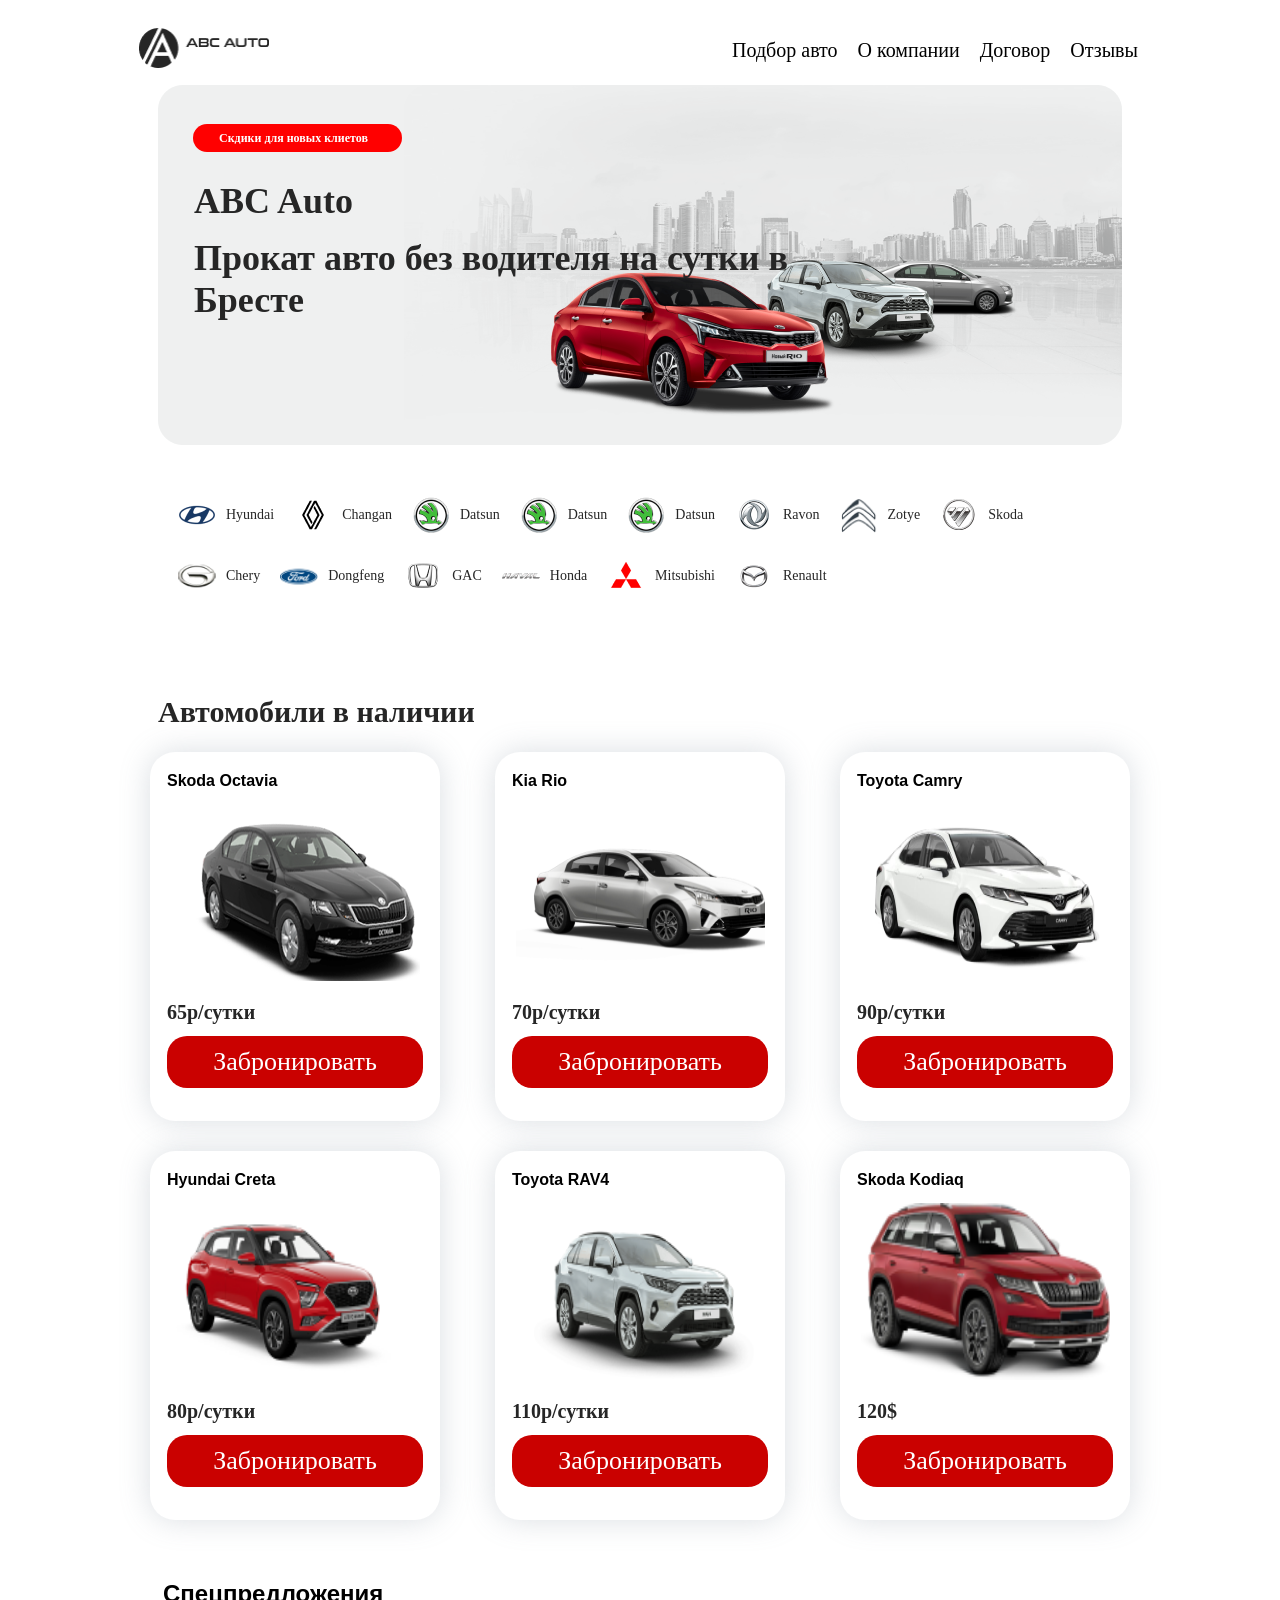
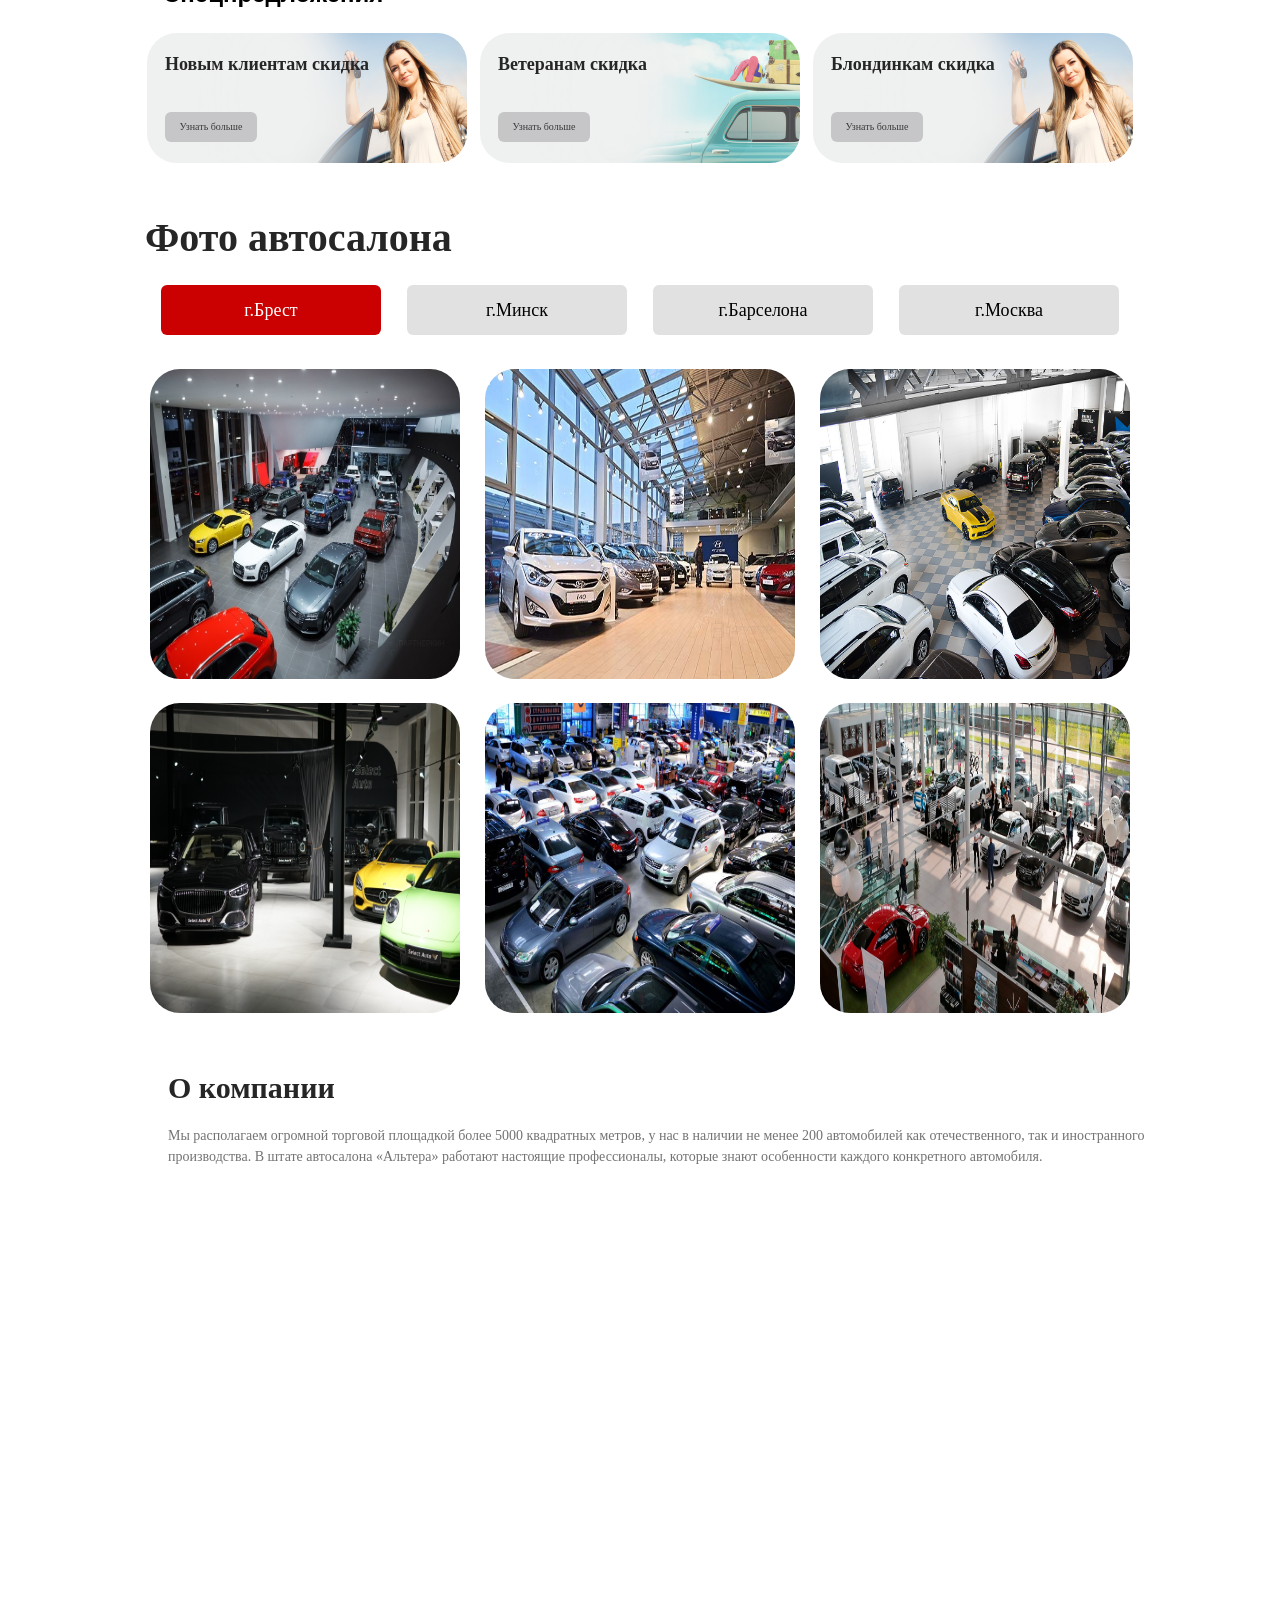
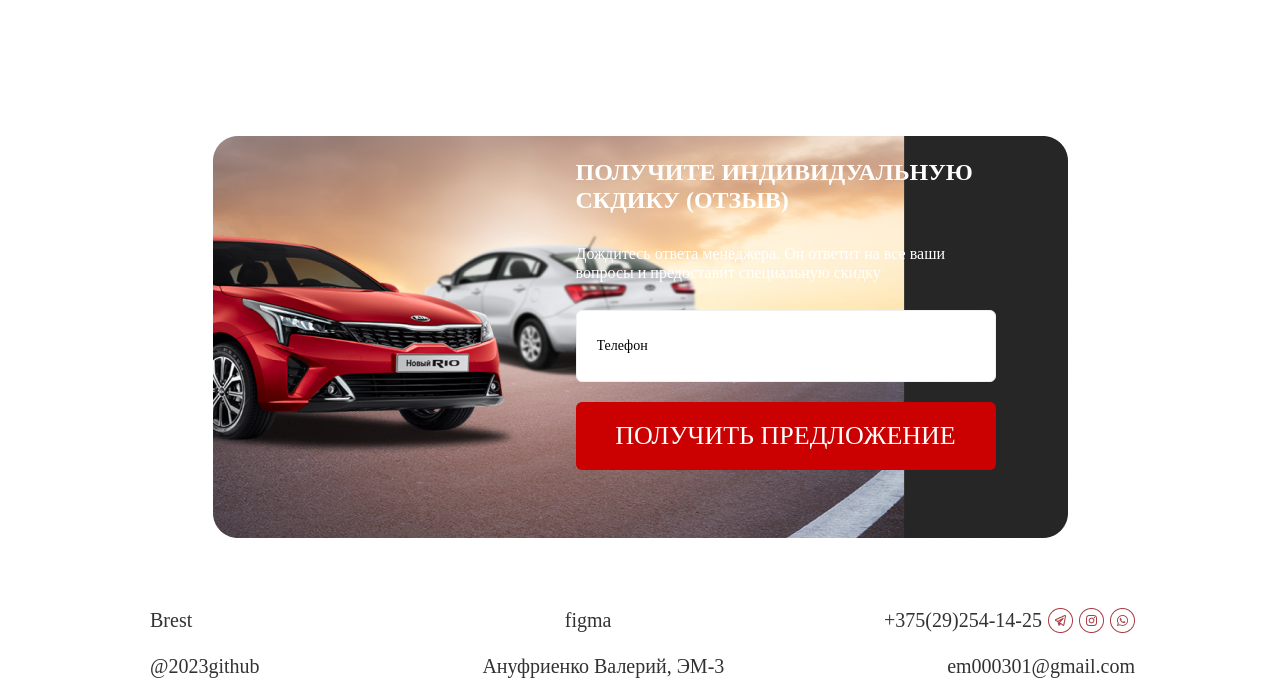
<file: index.html>
<!DOCTYPE html>
<html lang="ru">

<head>
    <meta charset="UTF-8">
    <meta name="viewport" content="width=device-width, initial-scale=1.0">
    <meta name="keywords" content="Car rent">
    <meta name="description" content="Car rent">
    <link rel="stylesheet" href="./scss/style.css">
    <!-- <link rel="stylesheet" href="./styles/style.css">
    <link rel="stylesheet" href="./styles/styles.css"> -->
    <script src="./js/burger.js" defer></script>
    <script src="./js/tabs.js" defer></script>
    <title>Treplast</title>
</head>

<body class="page">
    <header class="header">
        <div class="header__width page__container">
            <img class="header__logo" src="./img/Union.png" alt="Логотип">
            <nav class="nav active__nav">
                <ul class="header__links">
                    <li class="header__link"><a href="./index.html" class="header__link-item">Подбор авто</a></li>
                    <li class="header__link"><a href="./calc.html" class="header__link-item">О компании</a></li>
                    <li class="header__link"><a href="#" class="header__link-item">Договор</a></li>
                    <li class="header__link"><a href="#" class="header__link-item">Отзывы</a></li>
                </ul>
            </nav>
            <div class="burger">
                <span></span>
            </div>
        </div>
    </header>
    <section class="cover page__container">
        <div class="cover__img">
            <p class="cover__text">Скдики для новых клиетов</p>
            <h1 class="cover__title">ABC Auto</h1>
            <p class="cover__subtitle">Прокат авто без водителя на сутки в Бресте</p>
        </div>
    </section>
    <section class="cars page__container">
        <div class="car">
            <div class="car__container">
                <img class="car__img" src="./img/1.png" alt="">
                <p class="car__text">Hyundai</p>
            </div>
            <div class="car__container">
                <img class="car__img" src="./img/2.png" alt="./img/1.png">
                <p class="car__text">Changan</p>
            </div>
            <div class="car__container">
                <img class="car__img" src="./img/3.png" alt="./img/1.png">
                <p class="car__text">Datsun</p>
                </div>
                <div class="car__container">
                    <img class="car__img" src="./img/3.png" alt="./img/1.png">
                    <p class="car__text">Datsun</p>
                </div>
                <div class="car__container">
                    <img class="car__img" src="./img/3.png" alt="./img/1.png">
                    <p class="car__text">Datsun</p>
                </div>
                <div class="car__container">
                    <img class="car__img" src="./img/7.png" alt="./img/1.png">
                    <p class="car__text">Ravon</p>
                </div>
                <div class="car__container">
                    <img class="car__img" src="./img/8.png" alt="./img/1.png">
                    <p class="car__text">Zotye</p>
                </div>
                <div class="car__container">
                    <img class="car__img" src="./img/9.png" alt="./img/1.png">
                    <p class="car__text">Skoda</p>
                </div>
                <div class="car__container">
                    <img class="car__img" src="./img/10.png" alt="./img/1.png">
                    <p class="car__text">Chery</p>
                </div>
                <div class="car__container">
                    <img class="car__img" src="./img/11.png" alt="./img/1.png">
                    <p class="car__text">Dongfeng</p>
                </div>
                <div class="car__container">
                    <img class="car__img" src="./img/12.png" alt="./img/1.png">
                    <p class="car__text">GAC</p>
                </div>
                <div class="car__container">
                    <img class="car__img" src="./img/13.png" alt="./img/1.png">
                    <p class="car__text">Honda</p>
                </div>
                <div class="car__container">
                    <img class="car__img" src="./img/14.png" alt="./img/1.png">
                    <p class="car__text">Mitsubishi</p>
                </div>
                <div class="car__container">
                    <img class="car__img" src="./img/15.png" alt="./img/1.png">
                    <p class="car__text">Renault</p>
                </div>
            </div>
    </section>
    <section class="price page__container">
        <h2 class="price__title">Автомобили в наличии</h2>
        <ul class="price__cards">
            <li class="price__card">
                <h4 class="price__subtitle">Skoda Octavia </h4>
                <img class="price__img" src="./img/octa.png" alt="картинка">
                <p class="price__value">65р/сутки</p>
                <button class="price__button page__button" type="button">Забронировать</button>
            </li>
            <li class="price__card">
                <h4 class="price__subtitle">Kia Rio</h4>
                <img class="price__img" src="./img/kia.png" alt="картинка">
                <p class="price__value">70р/сутки</p>
                <button class="price__button page__button" type="button">Забронировать</button>
            </li>
            <li class="price__card">
                <h4 class="price__subtitle">Toyota Camry</h4>
                <img class="price__img" src="./img/cam.png" alt="картинка">
                <p class="price__value">90р/сутки</p>
                <button class="price__button page__button" type="button">Забронировать</button>
            </li>
            <li class="price__card">
                <h4 class="price__subtitle">Hyundai Creta</h4>
                <img class="price__img" src="./img/kreta.png" alt="картинка">
                <p class="price__value">80р/сутки</p>
                <button class="price__button page__button" type="button">Забронировать</button>
            </li>
            <li class="price__card">
                <h4 class="price__subtitle">Toyota RAV4 </h4>
                <img class="price__img" src="./img/t.png" alt="картинка">
                <p class="price__value">110р/сутки</p>
                <button class="price__button page__button" type="button">Забронировать</button>
            </li>
            <li class="price__card">
                <h4 class="price__subtitle">Skoda Kodiaq</h4>
                <img class="price__img" src="./img/skoda.png" alt="картинка">
                <p class="price__value">120$</p>
                <button class="price__button page__button" type="button">Забронировать</button>
            </li>
        </ul>
    </section>
    <section class="advantages page__container">
        <h2 class="advantages__title">Спецпредложения</h2>
        <div class="advantages__cards">
            <div class="advantages__card advantages__card-title__1">
                <h3 class="advantages__card-title">Новым клиентам скидка</h3>
                <button class="advantages__button" type="button">Узнать больше</button>
            </div>
            <div class="advantages__card advantages__card-title__2">
                <h3 class="advantages__card-title">Ветеранам скидка</h3>
                <button class="advantages__button" type="button">Узнать больше</button>
            </div>
            <div class="advantages__card advantages__card-title__3">
                <h3 class="advantages__card-title">Блондинкам скидка</h3>
                <button class="advantages__button" type="button">Узнать больше</button>
            </div>
        </div>
    </section>
    <section class="portfolio page__container">
        <h2 class="portfolio__title">Фото автосалона</h2>
        <div class="portfolio__buttons">
            <button class="portfolio__button portfolio__button_active" data-shop="shop_1">г.Брест</button>
            <button class="portfolio__button" data-shop="shop_2">г.Минск</button>
            <button class="portfolio__button" data-shop="shop_3">г.Барселона</button>
            <button class="portfolio__button" data-shop="shop_4">г.Москва</button>
        </div>
        <div class="portfolio__slider">
            <div class="slider">
                <ul class="portfolio__cards slider_left">
                    <li class="portfolio__card portfolio__card-1"><img class="portfolio__img portfolio__img-hide_1"
                            src="./img/0111.png" alt="картинка"></li>
                    <li class="portfolio__card portfolio__card-2"><img class="portfolio__img portfolio__img-hide_2"
                            src="./img/0222.jpg" alt="картинка"></li>
                    <li class="portfolio__card portfolio__card-3"><img class="portfolio__img portfolio__img-hide_3"
                            src="./img/0333.jpg" alt="картинка"></li>
                    <li class="portfolio__card portfolio__card-4"><img class="portfolio__img portfolio__img-hide_4"
                            src="./img/0444.jpg" alt="картинка"></li>
                    <li class="portfolio__card portfolio__card-5"><img class="portfolio__img portfolio__img-hide_5"
                            src="./img/0555.jpg" alt="картинка"></li>
                    <li class="portfolio__card portfolio__card-6"><img class="portfolio__img portfolio__img-hide_6"
                            src="./img/0666.jpg" alt="картинка"></li>
                </ul>
                <ul class="portfolio__cards slider_center">
                    <li class="portfolio__card portfolio__card-1"><img class="portfolio__img portfolio__img-hide_1"
                        src="./img/0111.png" alt="картинка"></li>
                <li class="portfolio__card portfolio__card-2"><img class="portfolio__img portfolio__img-hide_2"
                        src="./img/0222.jpg" alt="картинка"></li>
                <li class="portfolio__card portfolio__card-3"><img class="portfolio__img portfolio__img-hide_3"
                        src="./img/0333.jpg" alt="картинка"></li>
                <li class="portfolio__card portfolio__card-4"><img class="portfolio__img portfolio__img-hide_4"
                        src="./img/0444.jpg" alt="картинка"></li>
                <li class="portfolio__card portfolio__card-5"><img class="portfolio__img portfolio__img-hide_5"
                        src="./img/0555.jpg" alt="картинка"></li>
                <li class="portfolio__card portfolio__card-6"><img class="portfolio__img portfolio__img-hide_6"
                        src="./img/0666.jpg" alt="картинка"></li>
                </ul>
                <ul class="portfolio__cards slider_right">
                    <li class="portfolio__card portfolio__card-1"><img class="portfolio__img portfolio__img-hide_1"
                        src="./img/0111.png" alt="картинка"></li>
                <li class="portfolio__card portfolio__card-2"><img class="portfolio__img portfolio__img-hide_2"
                        src="./img/0222.jpg" alt="картинка"></li>
                <li class="portfolio__card portfolio__card-3"><img class="portfolio__img portfolio__img-hide_3"
                        src="./img/0333.jpg" alt="картинка"></li>
                <li class="portfolio__card portfolio__card-4"><img class="portfolio__img portfolio__img-hide_4"
                        src="./img/0444.jpg" alt="картинка"></li>
                <li class="portfolio__card portfolio__card-5"><img class="portfolio__img portfolio__img-hide_5"
                        src="./img/0555.jpg" alt="картинка"></li>
                <li class="portfolio__card portfolio__card-6"><img class="portfolio__img portfolio__img-hide_6"
                        src="./img/0666.jpg" alt="картинка"></li>
                </ul>
            </div>
            <div class="arrows">
                <img src="./extends/svg/left.svg" alt="" class="button_slider_left">
                <img src="./extends/svg/right.svg" alt="strelkaLeft" class="button_slider_right">
            </div>
        </div>
    </section>
    <section class="video page__container">
        <h2 class="video__title">О компании</h2>
        <p class="video__text">Мы располагаем огромной торговой площадкой более 5000 квадратных метров, у нас в наличии не менее 200 автомобилей как отечественного, так и иностранного производства. В штате автосалона «Альтера» работают настоящие профессионалы, которые знают особенности каждого конкретного автомобиля.</p>
        <iframe class="video__video" src="https://www.youtube.com/embed/TswTFljcHB8" title="YouTube video player" frameborder="0" allow="accelerometer; autoplay; clipboard-write; encrypted-media; gyroscope; picture-in-picture; web-share" allowfullscreen></iframe>
    </section>
    <section class="feedback page__container">
        <div class="feedback__img">
            <div class="feedback__container">
                <h2 class="feedback__title">Получите индивидуальную скдику (отзыв)</h2>
                <p class="feedback__text">Дождитесь ответа менеджера. Он ответит на все ваши вопросы и предоставит специальную скидку </p>
                <form class="feedback__form feedback__form-form" name="form" id="username__form" novalidate>
                    <input type="phone" class="feedback__field" id="name" name="text" placeholder="Телефон" minlength="2"
                        maxlength="40" required>
                    <button class="feedback__button page__button" type="submit">Получить предложение</button>
                </form>
            </div>
        </div>
    </section>
    <footer class="footer">
        <div class="footer__container footer__container-first">
            <p class="footer__text">Brest</p>
            <h4 class="footer__text name">figma</h4>
            <div class="footer__info">
                <p class="footer__text">+375(29)254-14-25</p>
                <img class="footer__img" src="./img/telega.png" alt="">
                <img class="footer__img" src="./img/ins.png" alt="">
                <img class="footer__img" src="./img/what.png" alt="">
            </div>
        </div>
        <div class="footer__container footer__container-second">
            <p class="footer__text">@2023github</p>
            <h4 class="footer__text">Ануфриенко Валерий, ЭM-3</h4>
            <p class="footer__text">em000301@gmail.com</p>
        </div>
    </footer>
</body>

</html>
</file>
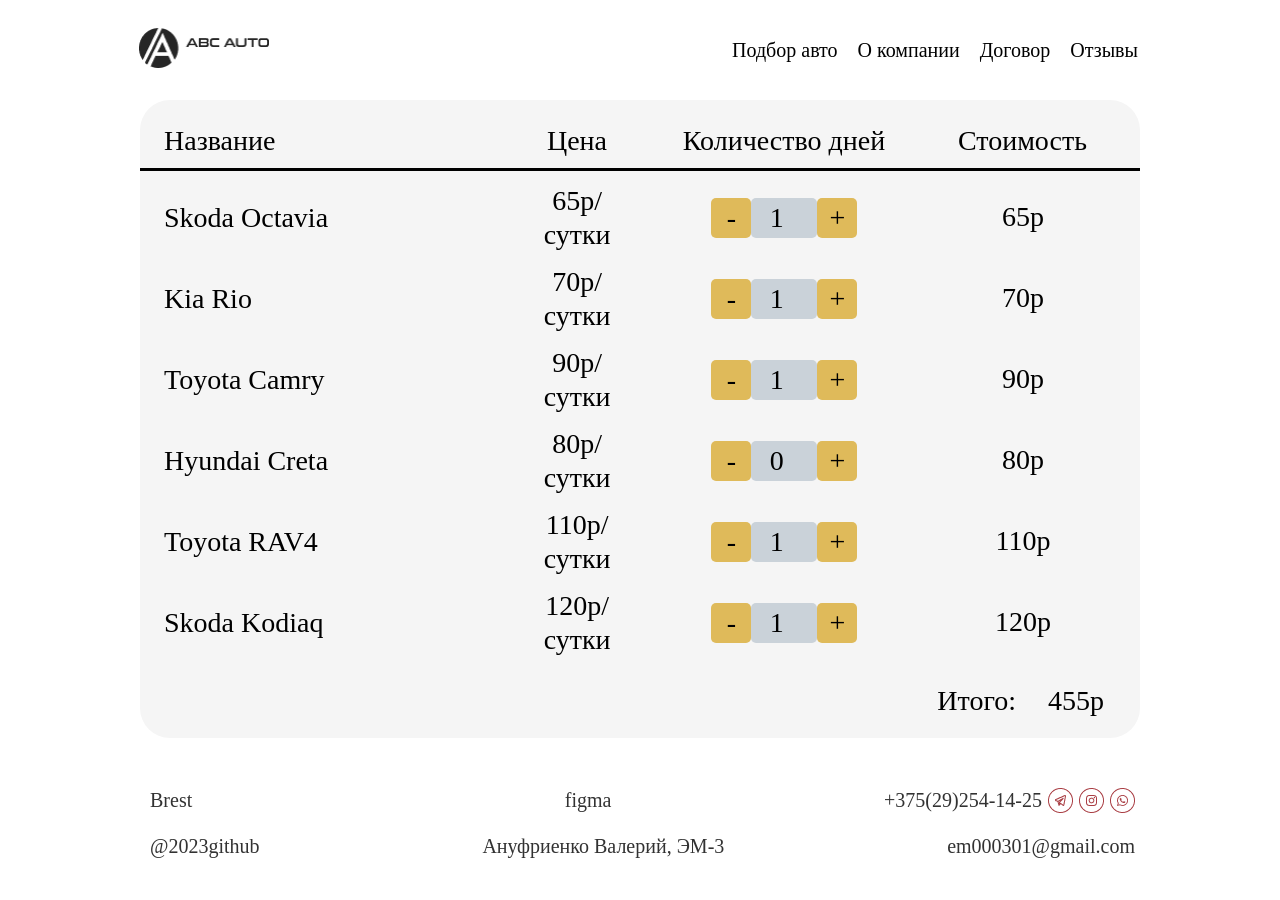
<file: calc.html>
<!DOCTYPE html>
<html lang="ru">

<head>
    <meta charset="UTF-8">
    <meta name="viewport" content="width=device-width, initial-scale=1.0">
    <meta name="keywords" content="Treplast">
    <meta name="description" content="Treplast">
    <link rel="stylesheet" href="./scss/style.css">
    <script src="./js/burger.js" defer></script>
    <script src="./js/calc.js" defer></script>
    <title>Treplast</title>
</head>

<body class="page">
    <header class="header">
        <div class="header__width page__container">
            <img class="header__logo" src="./img/Union.png" alt="Логотип">
            <nav class="nav active__nav">
                <ul class="header__links">
                    <li class="header__link"><a href="./index.html" class="header__link-item">Подбор авто</a></li>
                    <li class="header__link"><a href="./calc.html" class="header__link-item">О компании</a></li>
                    <li class="header__link"><a href="#" class="header__link-item">Договор</a></li>
                    <li class="header__link"><a href="#" class="header__link-item">Отзывы</a></li>
                </ul>
            </nav>
            <div class="burger">
                <span></span>
            </div>
        </div>
    </header>
    <section class="calc page__container">
        <div class="calc__container" id="calcul">
            <div class="calc__menu">
                <h4 class="calc__title calc__title-1">Название</h4>
                <h4 class="calc__title calc__title-2">Цена</h4>
                <h4 class="calc__title calc__title-3">Количество дней</h4>
                <h4 class="calc__title calc__title-4">Стоимость</h4>
            </div>

            <div class="container">
                <p class="container__title style">Skoda Octavia</p>
                <p class="container__price style">65р/сутки</p>
                <div class="container__inputs">
                    <button type="button" class="container__button container__button-minuse style">-</button>
                    <input type="number" value="1" data-price="65" class="container__input style" disabled>
                    <button type="button" class="container__button container__button-plus style">+</button>
                </div>
                <p class="container__total-price style">65р</p>
            </div>
            <div class="container">
                <p class="container__title style">Kia Rio</p>
                <p class="container__price style">70р/сутки</p>
                <div class="container__inputs">
                    <button type="button" class="container__button container__button-minuse style">-</button>
                    <input type="number" value="1" data-price="70" class="container__input style" disabled>
                    <button type="button" class="container__button container__button-plus style">+</button>
                </div>
                <p class="container__total-price style">70р</p>
            </div>
            <div class="container">
                <p class="container__title style">Toyota Camry</p>
                <p class="container__price style">90р/сутки</p>
                <div class="container__inputs">
                    <button type="button" class="container__button container__button-minuse style">-</button>
                    <input type="number" value="1" data-price="90" class="container__input style" disabled>
                    <button type="button" class="container__button container__button-plus style">+</button>
                </div>
                <p class="container__total-price style">90р</p>
            </div>
            <div class="container">
                <p class="container__title style">Hyundai Creta</p>
                <p class="container__price style">80р/сутки</p>
                <div class="container__inputs">
                    <button type="button" class="container__button container__button-minuse style">-</button>
                    <input type="number" value="0" data-price="80" class="container__input style" disabled>
                    <button type="button" class="container__button container__button-plus style">+</button>
                </div>
                <p class="container__total-price style">80р</p>
            </div>
            <div class="container">
                <p class="container__title style">Toyota RAV4</p>
                <p class="container__price style">110р/сутки</p>
                <div class="container__inputs">
                    <button type="button" class="container__button container__button-minuse style">-</button>
                    <input type="number" value="1" data-price="110" class="container__input style" disabled>
                    <button type="button" class="container__button container__button-plus style">+</button>
                </div>
                <p class="container__total-price style">110р</p>
            </div>
            <div class="container">
                <p class="container__title style">Skoda Kodiaq</p>
                <p class="container__price style">120р/сутки</p>
                <div class="container__inputs">
                    <button type="button" class="container__button container__button-minuse style">-</button>
                    <input type="number" value="1" data-price="120" class="container__input style" disabled>
                    <button type="button" class="container__button container__button-plus style">+</button>
                </div>
                <p class="container__total-price style">120р</p>
            </div>
            <p class="cost">Итого:<span class="total-cost">1300$</span></p>
        </div>
    </section>
    <footer class="footer">
        <div class="footer__container footer__container-first">
            <p class="footer__text">Brest</p>
            <h4 class="footer__text name">figma</h4>
            <div class="footer__info">
                <p class="footer__text">+375(29)254-14-25</p>
                <img class="footer__img" src="./img/telega.png" alt="">
                <img class="footer__img" src="./img/ins.png" alt="">
                <img class="footer__img" src="./img/what.png" alt="">
            </div>
        </div>
        <div class="footer__container footer__container-second">
            <p class="footer__text">@2023github</p>
            <h4 class="footer__text">Ануфриенко Валерий, ЭM-3</h4>
            <p class="footer__text">em000301@gmail.com</p>
        </div>
    </footer>
</body>

</html>
</file>
<file: scss/style.css>
* {
  margin: 0;
  padding: 0;
  border: 0;
  box-sizing: border-box;
  list-style: none;
  text-decoration: none;
}

.page {
  background-color: #fff;
  font-family: "Inter", Arial, sans-serif;
  text-rendering: optimizeLegibility;
  margin: 0 auto;
  width: 100%;
  -webkit-font-smoothing: antialiased;
  -moz-osx-font-smoothing: grayscale;
}

.page__container {
  max-width: 1024px;
  margin: 0 auto;
}

.page__title {
  max-width: 400px;
  margin: 0 auto;
  text-align: center;
  font-family: "Inter";
  font-style: normal;
  font-weight: 700;
  font-size: 48px;
  line-height: 58px;
  color: #cde1f0;
  color: #000;
}

.page__subtitle {
  max-width: 350px;
  text-align: center;
  margin: 0 auto;
  font-family: "Inter";
  font-style: normal;
  font-weight: 600;
  font-size: 20px;
  line-height: 24px;
  color: #cde1f0;
  color: #000;
}

@media (max-width: 900px) {
  .page__title {
    max-width: 400px;
    font-family: "Inter";
    font-style: normal;
    font-weight: 700;
    font-size: 39px;
    line-height: 47px;
    color: #cde1f0;
  }
  .page__subtitle {
    max-width: 350px;
    font-family: "Inter";
    font-style: normal;
    font-weight: 600;
    font-size: 18px;
    line-height: 22px;
    color: #cde1f0;
  }
}
@media (max-width: 520px) {
  .page__title {
    font-family: "Inter";
    font-style: normal;
    font-weight: 700;
    font-size: 24px;
    line-height: 29px;
    color: #cde1f0;
  }
  .page__subtitle {
    font-family: "Inter";
    font-style: normal;
    font-weight: 600;
    font-size: 18px;
    line-height: 22px;
    color: #cde1f0;
  }
}
.style {
  font-style: normal;
  font-family: "Inter";
  font-style: normal;
  font-weight: 500;
  font-size: 28px;
  line-height: 34px;
  color: #cde1f0;
  color: #000;
}

@media (max-width: 900px) {
  .style {
    font-style: normal;
    font-family: "Inter";
    font-style: normal;
    font-weight: 500;
    font-size: 28px;
    line-height: 34px;
    color: #cde1f0;
    color: #000;
  }
}
.header {
  width: 100%;
  background-color: #fff;
  opacity: 1;
  margin: 0 auto;
  padding: 28px 0 17px 0;
}

.header__link-item {
  text-decoration: none;
  color: #000;
  transition: 1s all ease-in-out;
  color: #000;
}
.header__link-item:hover {
  text-decoration: none;
  color: #e31c0e;
}

.nav {
  display: flex;
}

.header__width {
  padding: 0 11px;
  display: flex;
  justify-content: space-between;
  align-items: center;
  flex-wrap: nowrap;
}

.header__logo {
  width: 130px;
  height: 40px;
}

.header__links {
  display: flex;
  justify-content: baseline;
  align-items: baseline;
  flex-wrap: nowrap;
  margin: 3px 3px 0 0;
  gap: 0 20px;
}

.header__link {
  font-family: "Inter";
  font-style: normal;
  font-weight: 700;
  font-size: 22px;
  line-height: 27px;
  color: #cde1f0;
  cursor: pointer;
  font-family: "Roboto";
  font-style: normal;
  font-weight: 400;
  font-size: 20px;
  line-height: 26px;
  color: #262626;
}
.header__link:hover {
  color: #ffd3a0;
}

@media (max-width: 900px) {
  .header {
    padding: 28px 0;
  }
  .header__logo {
    width: 130px;
    height: 40px;
  }
  .header__link {
    font-size: 18px;
    line-height: 22px;
  }
  .header__links {
    margin: 6px 0 0 0;
    gap: 0 13px;
  }
}
@media (max-width: 767px) {
  .header {
    padding: 17px 0 15px 0;
  }
  .header__width {
    padding: 0 11px;
  }
  .header__logo {
    width: 130px;
    height: 40px;
    z-index: 52;
  }
  .header__links {
    display: flex;
    list-style: none;
    flex-direction: column;
    margin: 0;
    gap: 0 20px;
    padding: 0;
    position: relative;
    z-index: 55;
  }
  .nav {
    display: none;
    flex-direction: column;
    position: fixed;
    height: 100%;
    width: 100%;
    top: 0;
    bottom: 0;
    left: 0;
    right: 0;
    z-index: 50;
    overflow: auto;
    padding: 64px 31px;
    background-color: #fff;
    transition: all 3s;
    opacity: 0;
    z-index: -1;
  }
  .nav__open {
    opacity: 1;
    z-index: 10;
  }
  .active__nav {
    display: flex !important;
  }
  .nav ul {
    flex-direction: column;
    row-gap: 30px;
    position: relative;
    z-index: 100;
    transition: all 3s ease 0s;
  }
  .header__link {
    font-family: "Inter";
    font-style: normal;
    font-weight: 700;
    font-size: 22px;
    line-height: 27px;
    color: #cde1f0;
  }
}
@keyframes burgerAnimationOpen {
  from {
    opacity: 0;
  }
  to {
    opacity: 1;
  }
}
@keyframes burgerAnimationClose {
  from {
    opacity: 1;
  }
  to {
    opacity: 0;
  }
}
.portfolio__buttons {
  margin: 24px auto 0 auto;
  max-width: 958px;
  display: flex;
  justify-content: center;
  align-items: baseline;
  flex-wrap: wrap;
  gap: 22px 26px;
}

.portfolio__button {
  font-family: "Inter";
  font-style: normal;
  font-weight: 400;
  font-size: 18px;
  line-height: 22px;
  color: #cde1f0;
  width: 220px;
  height: 50px;
  padding: 14px 0 18px 0;
  text-align: center;
  background-color: #E1E1E1;
  border-radius: 6px;
  color: #000;
}

.portfolio__button_active {
  background-color: #CA0100;
  color: #FFF;
}

.page__button {
  font-family: "Inter";
  font-style: normal;
  font-weight: 400;
  font-size: 18px;
  line-height: 22px;
  color: #cde1f0;
  display: block;
  box-sizing: border-box;
  background-color: #CA0100;
  width: 256px;
  height: 52px;
  padding: 10px 0;
  border-radius: 20px;
  transition: 1s all ease-in-out;
  font-family: "Roboto";
  font-style: normal;
  font-weight: 400;
  font-size: 26px;
  line-height: 30px;
  text-align: center;
  color: #FFFFFF;
}

.page__button {
  margin: 17px auto 0 auto;
  color: #000;
  transition: 1s all;
}
.page__button:hover {
  background-color: #ffd3a0;
  color: #ffffff;
}

@media (max-width: 900px) {
  .portfolio__buttons {
    margin: 26px auto 0 auto;
    max-width: 466px;
    gap: 22px 26px;
    flex-wrap: wrap;
    display: flex;
    justify-content: center;
    align-items: baseline;
    flex-wrap: wrap;
  }
}
@media (max-width: 500px) {
  .portfolio__buttons {
    margin: 20px auto 0 auto;
    gap: 21px 0;
  }
}
.advantages__title {
  margin: 55px 0 25px 35px;
}

.advantages__cards {
  display: flex;
  justify-content: center;
  align-items: baseline;
  flex-wrap: wrap;
  flex-wrap: wrap;
  margin: 0 auto;
  padding: 0 17px;
  gap: 13px 13px;
}

.advantages__card {
  width: 320px;
  height: 130px;
  color: #140b0b;
  border-radius: 30px;
  background-size: cover;
  background-position: center;
  background-repeat: no-repeat;
  top: 0;
  left: 0;
  border: none;
}

.advantages__card-title__1 {
  background-image: url(../../img/blond.png);
}

.advantages__card-title__3 {
  background-image: url(../../img/blond.png);
}

.advantages__card-title__2 {
  background-image: url(../../img/car.png);
}

.advantages__img {
  display: block;
  width: 94px;
  height: 82px;
  -o-object-fit: cover;
     object-fit: cover;
  margin: 44px auto 20px auto;
}

.advantages__card-title {
  font-family: "Inter";
  font-style: normal;
  font-weight: 600;
  font-size: 25px;
  line-height: 30px;
  color: #cde1f0;
  color: #140b0b;
  margin: 0;
  font-family: "Roboto";
  font-style: normal;
  font-weight: 700;
  font-size: 18px;
  line-height: 22px;
  /* black */
  padding: 20px 0 0 18px;
  color: #262626;
}

.advantages__cardsubtitle {
  text-align: center;
  font-family: "Inter";
  font-style: normal;
  font-weight: 400;
  font-size: 17px;
  line-height: 21px;
  color: #cde1f0;
  color: #140b0b;
  margin: 10px 12px 0 12px;
  max-width: 276px;
}

.advantages__button {
  width: 92px;
  height: 30px;
  margin: 37px 0 0 18px;
  font-family: "Roboto";
  font-style: normal;
  font-weight: 400;
  font-size: 10px;
  line-height: 12px;
  background: #C2C2C4;
  text-align: center;
  opacity: 0.9;
  border-radius: 6px;
  color: #262626;
  transition: 1s all ease-out;
}
.advantages__button:hover {
  background-color: #b20707;
  color: #cde1f0;
}

@media (max-width: 900px) {
  .advantages__title {
    margin: 0 auto 0 auto;
    padding: 31px 0 0 0;
  }
  .advantages__subtitle {
    margin: 13px auto 0 auto;
  }
  .advantages__cards {
    display: flex;
    justify-content: center;
    align-items: center;
    flex-wrap: wrap;
    flex-direction: column;
    margin: 31px auto 0 auto;
    gap: 35px;
    padding: 0;
  }
}
@media (max-width: 520px) {
  .advantages__title {
    padding: 21px 0 0 0;
  }
  .advantages__subtitle {
    margin: 10px auto 0 auto;
  }
  .advantages__cards {
    margin: 17px auto 0 auto;
    padding: 0 5px;
    gap: 15px 0;
  }
}
.burger {
  display: flex;
  justify-content: flex-end;
  align-items: center;
  flex-wrap: nowrap;
  display: none;
  position: relative;
  z-index: 50;
  width: 30px;
  height: 18px;
}
.burger span {
  height: 2px;
  width: 80%;
  transform: scale(1);
  background-color: #000;
}
.burger::before, .burger::after {
  content: "";
  position: absolute;
  height: 2px;
  width: 100%;
  background-color: #000;
  transition: all 2s ease 0s;
}
.burger::before {
  top: 0;
}
.burger::after {
  bottom: 0;
}
.burger.active span {
  transform: scale(0);
}
.burger.active::before {
  top: 50%;
  transform: rotate(-45deg) translate(0, -50%);
}
.burger.active::after {
  bottom: 50%;
  transform: rotate(45deg) translate(0, 50%);
}

@media (max-width: 767px) {
  .burger {
    display: flex;
  }
}
.calc {
  margin: 15px auto 30px auto;
  position: relative;
  z-index: 2;
}

.calc__container {
  max-width: 1000px;
  background-color: #f5f5f5;
  border-radius: 30px;
  margin: 0 auto;
  color: #000;
}

.calc__menu {
  padding: 24px 25px 10px 22px;
  display: flex;
  justify-content: space-between;
  align-items: center;
  flex-wrap: nowrap;
  border-bottom: 3px solid rgb(0, 0, 0);
}

.calc__title {
  font-family: "Inter";
  font-style: normal;
  font-weight: 500;
  font-size: 28px;
  line-height: 34px;
  color: #cde1f0;
  color: #000;
}

.calc__title-1 {
  width: 310px;
  padding: 0 0px 0px 2px;
  color: #000;
}

.calc__title-2 {
  width: 118px;
  text-align: center;
  color: #000;
}

.calc__title-3 {
  width: 206px;
  padding: 0 2px 0 0;
  text-align: center;
  color: #000;
}

.calc__title-4 {
  width: 181px;
  padding: 0 4px 0 0;
  text-align: center;
  color: #000;
}

@media (max-width: 900px) {
  .calc {
    margin: 23px auto 41px auto;
  }
  .calc__container {
    max-width: 746px;
  }
  .calc__menu {
    padding: 15px 13px 12px 17px;
  }
  .calc__title {
    font-family: "Inter";
    font-style: normal;
    font-weight: 500;
    font-size: 20px;
    line-height: 24px;
    color: #cde1f0;
    color: #000;
  }
  .calc__title-1 {
    width: 271px;
    padding: 0;
  }
  .calc__title-2 {
    width: 88px;
    text-align: center;
  }
  .calc__title-3 {
    width: 159px;
    padding: 0;
    text-align: center;
  }
  .calc__title-4 {
    width: 114px;
    padding: 0;
    text-align: center;
  }
}
@media (max-width: 500px) {
  .calc {
    margin: 15px auto 19px auto;
  }
  .calc__container {
    max-width: 316px;
    border-radius: 12px;
  }
  .calc__menu {
    padding: 12px 8px 3px 4px;
  }
  .calc__title {
    font-family: "Inter";
    font-style: normal;
    font-weight: 500;
    font-size: 12px;
    line-height: 15px;
    color: #cde1f0;
    color: #000;
  }
  .calc__title-1 {
    width: 88px;
    padding: 0 0px 0px 2px;
  }
  .calc__title-2 {
    width: 34px;
    padding: 0px 0 0px 2px;
    text-align: center;
  }
  .calc__title-3 {
    width: 72px;
    padding: 0 0px 0 1px;
    text-align: center;
  }
  .calc__title-4 {
    width: 66px;
    padding: 0 4px 0 0;
    text-align: center;
  }
}
.container {
  padding: 13px 24px 0 24px;
  display: flex;
  justify-content: space-between;
  align-items: center;
  color: #000;
}

.container__title {
  width: 310px;
  text-overflow: ellipsis;
  white-space: nowrap;
  overflow: hidden;
  color: #000;
  color: #000;
}

.container__price {
  padding: 0 3px 0 0;
  width: 118px;
  text-align: center;
  color: #000;
}

.container__inputs {
  padding: 0 4px 0 0px;
  width: 206px;
  display: flex;
  justify-content: center;
  align-items: center;
  flex-wrap: nowrap;
  gap: 0;
}

.container__button {
  width: 40px;
  height: 40px;
  background: #dfba5a;
  border-radius: 5px;
  margin: 0;
}

.container__input {
  background: rgba(174, 187, 198, 0.6);
  border-radius: 5px;
  text-align: center;
  padding: 3px 0;
  width: 66px;
  margin: 0;
}

.container__total-price {
  width: 181px;
  text-align: center;
  padding: 0px 5px 2px 0px;
  color: #000;
}

.cost {
  text-align: right;
  font-family: "Inter";
  font-style: normal;
  font-family: "Inter";
  font-style: normal;
  font-weight: 400;
  font-size: 28px;
  line-height: 34px;
  color: #cde1f0;
  padding: 27px 36px 20px 0;
  color: #000;
}

.total-cost {
  padding: 0 0 0 32px;
  color: #000;
}

@media (max-width: 900px) {
  .container {
    padding: 8px 15px 0 13px;
    color: #000;
  }
  .container__title {
    padding: 0 0 0 4px;
    width: 271px;
    font-family: "Inter";
    font-style: normal;
    font-weight: 400;
    font-size: 26px;
    line-height: 29px;
    color: #cde1f0;
    color: #000;
  }
  .container__price {
    padding: 0px 0px 0px 8px;
    width: 88px;
    font-family: "Inter";
    font-style: normal;
    font-weight: 400;
    font-size: 26px;
    line-height: 29px;
    color: #cde1f0;
    color: #000;
  }
  .container__inputs {
    padding: 0px 0px 0 2px;
    width: 159px;
    color: #000;
  }
  .container__total-price {
    width: 114px;
    font-weight: 400;
    font-family: "Inter";
    font-style: normal;
    font-weight: 400;
    font-size: 26px;
    line-height: 29px;
    color: #cde1f0;
    padding: 0 0 0 4px;
    color: #000;
  }
  .cost {
    font-family: "Inter";
    font-style: normal;
    font-weight: 400;
    font-size: 26px;
    line-height: 29px;
    color: #cde1f0;
    color: #000;
  }
  .total-cost {
    padding: 0 0 0 27px;
    color: #000;
  }
  .cost {
    padding: 27px 36px 34px 0;
    color: #000;
  }
}
@media (max-width: 500px) {
  .container {
    padding: 8px 6px 0 4px;
    color: #000;
  }
  .container__title {
    width: 88px;
    font-family: "Inter";
    font-style: normal;
    font-weight: 500;
    font-size: 11px;
    line-height: 13px;
    color: #cde1f0;
    color: #000;
  }
  .container__price {
    padding: 0;
    font-family: "Inter";
    font-style: normal;
    font-weight: 500;
    font-size: 11px;
    line-height: 13px;
    color: #cde1f0;
    width: 34px;
    color: #000;
  }
  .container__inputs {
    padding: 0;
    font-family: "Inter";
    font-style: normal;
    font-weight: 500;
    font-size: 11px;
    line-height: 13px;
    color: #cde1f0;
    width: 72px;
    color: #000;
  }
  .container__button {
    width: 20px;
    height: 20px;
    font-family: "Inter";
    font-style: normal;
    font-weight: 500;
    font-size: 11px;
    line-height: 13px;
    color: #cde1f0;
    color: #000;
  }
  .container__input {
    padding: 3px 0;
    font-family: "Inter";
    font-style: normal;
    font-weight: 500;
    font-size: 11px;
    line-height: 13px;
    color: #cde1f0;
    width: 32px;
    color: #000;
  }
  .container__total-price {
    font-family: "Inter";
    font-style: normal;
    font-weight: 500;
    font-size: 11px;
    line-height: 13px;
    color: #cde1f0;
    width: 66px;
    padding: 0px 6px 0px 1px;
    color: #000;
  }
  .cost {
    text-align: right;
    font-family: "Inter";
    font-style: normal;
    font-weight: 500;
    font-size: 12px;
    line-height: 15px;
    color: #cde1f0;
    padding: 17px 12px 17px 0;
    color: #000;
  }
  .total-cost {
    padding: 0 0 0 14px;
    color: #000;
  }
}
.cover {
  position: relative;
  min-height: 360px;
  max-width: 964px;
  margin: 0 auto;
}

.cover__img {
  position: absolute;
  background-image: url(../../img/fon.png);
  background-size: cover;
  background-position: center;
  background-repeat: no-repeat;
  width: 100%;
  height: 100%;
  top: 0;
  left: 0;
  z-index: 2;
  color: #000;
}

.cover__text {
  font-family: "Roboto";
  font-style: normal;
  font-weight: 700;
  font-size: 12px;
  line-height: 14px;
  display: block;
  max-width: 209px;
  color: #FFFFFF;
  background-color: red;
  padding: 7px 26px;
  border-radius: 20px;
  margin: 39px 0 0 35px;
}

.cover__title {
  margin: 28px 0 0 36px;
  font-family: "Inter";
  font-style: normal;
  font-weight: 700;
  font-size: 56px;
  line-height: 68px;
  color: #cde1f0;
  font-family: "Roboto";
  font-style: normal;
  font-weight: 700;
  font-size: 36px;
  line-height: 42px;
  /* black */
  color: #262626;
}

.cover__subtitle {
  margin: 15px 0 0 36px;
  font-family: "Inter";
  font-style: normal;
  font-weight: 600;
  font-size: 28px;
  line-height: 34px;
  color: #cde1f0;
  max-width: 605px;
  font-family: "Roboto";
  font-style: normal;
  font-weight: 700;
  font-size: 36px;
  line-height: 42px;
  color: #262626;
}

.car {
  padding: 50px;
  display: flex;
  gap: 20px;
  flex-wrap: wrap;
}

.car__container {
  display: flex;
  gap: 10px;
  flex-wrap: wrap;
  align-items: center;
}

.car__img {
  width: 38px;
  height: 38px;
}

.car__text {
  font-family: "Roboto";
  font-style: normal;
  font-weight: 400;
  font-size: 14px;
  line-height: 290%;
  color: #262626;
}

.footer {
  width: 1024px;
  background-color: #fff;
  opacity: 0.8;
  margin: 0 auto;
  display: flex;
  flex-direction: column;
}

.footer__container {
  display: flex;
  justify-content: space-between;
  align-items: center;
  padding: 0 17px 0 22px;
}

.footer__container-first {
  padding: 9px 17px 0 22px;
}

.footer__text {
  font-family: "Italiana";
  font-style: normal;
  font-weight: 400;
  font-size: 20px;
  line-height: 46px;
  color: #000000;
}

.footer__info {
  display: flex;
  gap: 6px;
  align-items: center;
}

.footer__img {
  width: 25px;
  height: 25px;
}

.footer__container-second {
  padding-bottom: 10px;
}

.name {
  padding-left: 100px;
}

.portfolio {
  position: relative;
  z-index: 2000;
}

.portfolio__title {
  padding: 51px 0 0 17px;
  font-family: "Roboto";
  font-style: normal;
  font-weight: 700;
  font-size: 40px;
  line-height: 47px;
  color: #262626;
}

.portfolio__slider {
  position: relative;
  overflow: hidden;
  height: 691px;
}

.slider {
  display: flex;
  width: 300%;
  position: absolute;
  left: -100%;
  transition-duration: 3s;
}

.strelkaLeft {
  width: 40px;
  height: 40px;
}

.portfolio__cards {
  display: flex;
  justify-content: space-between;
  align-items: baseline;
  flex-wrap: wrap;
  padding: 0 22px;
  margin: 34px auto 0 auto;
  gap: 20px 21px;
  transition: 2s all ease-in;
}

.portfolio__img {
  width: 310px;
  height: 310px;
  border-radius: 30px;
}

.arrows {
  display: flex;
  position: absolute;
  z-index: 50;
  width: 100%;
  margin: 0 auto;
  justify-content: space-between;
  top: calc(50% - 39px);
  opacity: 0;
  padding: 60px;
  transition: all 2s;
}
.slider:hover + .arrows, .arrows:hover {
  opacity: 1;
}

.move_left {
  animation-name: move_left;
  animation-duration: 2s;
}

@keyframes move_left {
  0% {
    left: -100%;
  }
  100% {
    left: -200%;
  }
}
.move_right {
  animation-name: move_right;
  animation-duration: 2s;
}

@keyframes move_right {
  0% {
    left: -100%;
  }
  100% {
    left: 0%;
  }
}
.button_slider_left,
.button_slider_right {
  width: 50px;
  height: 50px;
}
.button_slider_left:hover,
.button_slider_right:hover {
  color: #ffd3a0;
  filter: invert(0.6) sepia(1);
}

@media (max-width: 1000px) {
  .portfolio__cards,
  .price__cards {
    display: flex;
    justify-content: center;
    align-items: baseline;
    flex-wrap: wrap;
    padding: 0 59px;
    gap: 30px;
  }
}
@media (max-width: 900px) {
  .portfolio__title {
    padding: 31px 0 0 0;
  }
  .portfolio__cards {
    gap: 26px 30px;
    margin: 49px auto 0 auto;
  }
  .portfolio__slider {
    height: 711px;
  }
  .portfolio__img-hide_6 {
    overflow: visible;
  }
  .portfolio__img-hide_5 {
    overflow: hidden;
  }
  .portfolio__card-5,
  .portfolio__card-6 {
    display: none;
  }
}
@media (max-width: 520px) {
  .portfolio__slider {
    height: 345px;
  }
  .portfolio__card-2,
  .portfolio__card-3,
  .portfolio__card-4 {
    display: none;
  }
  .portfolio__title {
    padding: 22px 0 0 0;
  }
  .portfolio__cards {
    padding: 0 5px;
    margin: 29px auto 0 auto;
    gap: 25px;
  }
}
.price__title {
  padding: 48px 0 0 30px;
  font-family: "Roboto";
  margin: 0;
  font-style: normal;
  font-weight: 700;
  font-size: 30px;
  line-height: 35px;
  color: #262626;
  text-align: start;
}

.price__cards {
  display: flex;
  justify-content: space-between;
  align-items: baseline;
  flex-wrap: wrap;
  margin: 23px auto 60px auto;
  gap: 30px;
  padding: 0 22px;
}

.price__card {
  width: 290px;
  height: 369px;
  background-color: #ffffff;
  border-radius: 30px;
  background: #FFFFFF;
  /* shad1 */
  box-shadow: 0px 0px 30px rgba(133, 147, 159, 0.3);
  border-radius: 25px;
}

.price__img {
  display: block;
  width: 249px;
  height: 177px;
  margin: 14px auto 0 auto;
}

.price__description {
  font-family: "Inter";
  font-style: normal;
  font-weight: 700;
  font-size: 16px;
  line-height: 19px;
  color: #cde1f0;
  display: flex;
  justify-content: space-between;
  align-items: baseline;
  flex-wrap: nowrap;
  width: 272px;
  color: #000;
  margin: 23px auto 0 auto;
}

.price__subtitle {
  text-overflow: ellipsis;
  white-space: nowrap;
  overflow: hidden;
  color: #000;
  max-width: 200px;
  padding: 20px 0 0 17px;
}

.price__value {
  padding: 20px 0 12px 17px;
  font-family: "Roboto";
  font-style: normal;
  font-weight: 700;
  font-size: 20px;
  line-height: 23px;
  color: #262626;
}

.price__button {
  color: #FFFFFF;
  margin: 0 auto;
}

@media (max-width: 900px) {
  .price__title {
    padding: 30px 0 0 0;
  }
  .price__cards {
    margin: 29px auto 39px auto;
    justify-content: center;
    gap: 30px;
    padding: 0;
    justify-content: center;
  }
}
@media (max-width: 520px) {
  .price__title {
    padding: 19px 0 0 0;
  }
  .price__button {
    margin: 16px auto 0 auto;
  }
  .price__cards {
    margin: 18px auto 24px auto;
    justify-content: center;
    gap: 19px 0;
    padding: 0 5px;
  }
}
.video__title {
  padding: 44px 0 0 40px;
  font-family: "Roboto";
  font-style: normal;
  font-weight: 700;
  font-size: 30px;
  line-height: 35px;
  color: #262626;
}

.video__text {
  padding: 20px 0 0 40px;
  font-family: "Roboto";
  font-style: normal;
  font-weight: 400;
  font-size: 14px;
  line-height: 150%;
  color: #737373;
}

.video__iframe {
  max-width: 824px;
  height: 400px;
  margin: 59px 100px 0 100px;
}

.video__video {
  width: 70%;
  height: 425px;
  margin: 70px 153px;
}

.eef {
  display: block;
  max-width: 824px;
  max-height: 400;
  margin: 23px auto 0 auto;
}

@media (max-width: 900px) {
  .video__title {
    padding: 27px 0 23px 0;
  }
  .eef {
    display: block;
    max-width: 638px;
    height: 310px;
    margin: 0 auto;
  }
}
@media (max-width: 520px) {
  .video__title {
    padding: 17px 0 16px 0;
  }
  .eef {
    display: block;
    max-width: 320px;
    max-height: 148px;
    margin: 0 auto;
    padding: 0;
  }
}
.feedback {
  position: relative;
  min-height: 402px;
  max-width: 855px;
  margin: 0 auto;
  margin-bottom: 50px;
}

.feedback__img {
  position: absolute;
  background-image: url(../../img/fead.png);
  background-size: cover;
  background-position: center;
  background-repeat: no-repeat;
  width: 100%;
  height: 100%;
  top: 0;
  left: 0;
  border: none;
}

.feedback__container {
  width: 420px;
  position: absolute;
  top: 22px;
  right: 72px;
}

.feedback__title {
  margin: 0;
  max-width: 420px;
  font-family: "Roboto";
  font-style: normal;
  font-weight: 900;
  font-size: 24px;
  line-height: 28px;
  text-transform: uppercase;
  /* white */
  color: #FFFFFF;
}

.feedback__text {
  font-family: "Roboto";
  font-style: normal;
  font-weight: 400;
  font-size: 16px;
  line-height: 19px;
  padding: 30px 0 15px 0;
  color: #FFFFFF;
}

.feedback__form {
  margin: 13px 0 0 0;
  display: flex;
  justify-content: center;
  align-items: baseline;
  flex-wrap: wrap;
  flex-direction: column;
  gap: 20px 0;
}

.feedback__field {
  font-family: "Inter";
  font-style: normal;
  font-weight: 400;
  font-size: 20px;
  line-height: 40px;
  color: #cde1f0;
  font-family: "Roboto";
  font-style: normal;
  font-weight: 400;
  font-size: 14px;
  color: #262626;
  width: 100%;
  padding: 15px 20px;
  display: block;
  overflow: visible;
  transition: 1s all;
  background: #FFFFFF;
  border: 1px solid #EFF0F0;
  border-radius: 6px;
}
.feedback__field::-moz-placeholder {
  color: #000;
}
.feedback__field::placeholder {
  color: #000;
}

.feedback__message {
  height: 100px;
  resize: none;
}

.feedback__field:focus {
  border-color: rgba(66, 98, 123, 0.8);
  outline: none;
}

.feedback__button {
  margin: 0;
  width: 420px;
  height: 68px;
  border-radius: 6px;
  text-transform: uppercase;
  color: #FFFFFF;
}

@media (max-width: 900px) {
  .feedback {
    min-height: 468px;
  }
  .feedback__img {
    background-image: url(../extends/jpg/fonforcvazi.jpg);
  }
  .feedback__container {
    max-width: 363px;
    position: absolute;
    top: 53px;
    right: 33px;
  }
  .feedback__form {
    margin: 22px 0 0 0;
  }
  .feedback__form-form {
    max-width: 349px;
  }
}
@media (max-width: 520px) {
  .feedback {
    min-height: 400px;
  }
  .feedback__img {
    background-image: url(../extends/jpg/feedbackfon.jpg);
  }
  .feedback__container {
    max-width: 310px;
    position: absolute;
    top: 21px;
    right: 5px;
  }
  .feedback__title {
    margin: 0;
    padding: 0 0 0 5px;
    max-width: 450px;
    text-align: start;
  }
  .feedback__form {
    margin: 17px 0 0 0;
    gap: 20px 0;
  }
}/*# sourceMappingURL=style.css.map */
</file>
<file: styles/styles.css>
@media (max-width: 900px) {
    .calc {
        margin: 23px auto 41px auto;
    }
    .calc__container {
        max-width: 746px;
    }
    .calc__menu {
        padding: 15px 13px 12px 17px;
    }
    .calc__title {
        font-size: 20px;
        line-height: 24px;
    }
    .calc__title-1{
        width: 271px;
        padding: 0;
    }
    .calc__title-2{
        width: 88px;
        text-align: center;
    }
    .calc__title-3{
        width: 159px;
        padding: 0;
        text-align: center;
    }
    .calc__title-4{
        width: 114px;
        padding: 0;
        text-align: center;
    }
    .container {
        padding: 8px 15px 0 13px;
    }
    .style{
        font-style: normal;
        font-weight: 500;
        font-size: 28px;
        line-height: 34px;
        color: #000000;
    }
    .container__title {
        padding: 0 0 0 4px;
        width: 271px;
        font-size: 24px;
        line-height: 29px;
    }
    .container__price {
        padding: 0px 0px 0px 8px;
        width: 88px;
        font-size: 24px;
        line-height: 29px;
    }
    .container__inputs {
        padding: 0px 0px 0 2px;
        width: 159px;
    }
    .container__total-price {
        width: 114px;
        font-weight: 500;
        font-size: 24px;
        line-height: 29px;        
        padding: 0 0 0 4px;
    }
    .cost{
        font-size: 24px;
        line-height: 29px;     
    }
    .total-cost {
        padding: 0 0 0 27px;
    }
    .cost{
        padding: 27px 36px 34px 0;
    }
}


@media (max-width: 500px) {
    
.calc {
    margin: 15px auto 19px auto;
}
.calc__container {
    max-width: 316px;
    border-radius: 12px;
}
.calc__menu {
    padding: 12px 8px 3px 4px;
}
.calc__title {
    font-size: 12px;
    line-height: 15px;
}
.calc__title-1{
    width: 88px;
    padding: 0 0px 0px 2px;
}
.calc__title-2{
    width: 34px;
    padding: 0px 0 0px 2px;
    text-align: center;
}
.calc__title-3{
    width: 72px;
    padding: 0 0px 0 1px;
    text-align: center;
}
.calc__title-4{
    width: 66px;
    padding: 0 4px 0 0;
    text-align: center;
}
.container {
    padding: 8px 6px 0 4px;
}
.container__title {
    width: 88px;
    font-size: 11px;
    line-height: 13px;
}
.container__price {
    padding: 0;
    font-size: 11px;
    line-height: 13px;
    width: 34px;
}
.container__inputs {
    padding: 0;
    font-size: 11px;
    line-height: 13px;
    width: 72px;
}
.container__button {
    width: 20px;
    height: 20px;
    font-size: 11px;
    line-height: 13px;
}

.container__input {
    padding: 3px 0;
    font-size: 11px;
    line-height: 13px;
    width: 32px;
}
.container__total-price {
    font-size: 11px;
    line-height: 13px;
    width: 66px;
    padding: 0px 6px 0px 1px;
}


.cost {
    text-align: right;
    font-size: 12px;
    line-height: 15px;
    padding: 17px 12px 17px 0;
}

.total-cost{
    padding: 0 0 0 14px;
}
}
</file>
<file: styles/style.css>
@import url(../vendor/normalize.css);
@import url(../vendor/fonts/fonts.css); 
*{
    margin: 0;
    padding: 0;
    border: 0;
    box-sizing: border-box;
}

.page {
    background-color: #788DA0;
    font-family: 'Inter', Arial, sans-serif;
    text-rendering: optimizeLegibility;
    margin: 0 auto;
    width: 100%;
    -webkit-font-smoothing: antialiased;
    -moz-osx-font-smoothing: grayscale;

}

.page__container{
    max-width: 1024px;
    margin: 0 auto;
}

.header {
    width: 100%;
    background-color: #244A67;
    opacity: 1;
    margin: 0 auto;
    padding: 28px 0 17px 0;
}
.nav{
    display: flex;
}
.header__width {
    box-sizing: border-box;
    padding: 0 11px;
    display: flex;
    justify-content: space-between;
    align-items: center;
}
.header__logo {
    width: 70px;
    height: 64px;
}
.header__links {
    display: flex;
    list-style: none;
    margin: 3px 3px 0 0;
    gap: 0 20px;
    padding: 0;
}
.header__link {
    margin: 0;
    padding: 0;
    font-family: 'Inter';
    font-style: normal;
    font-weight: 700;
    font-size: 22px;
    line-height: 27px;
    color: #CDE1F0;
    cursor: pointer;
}

.header__link:hover{
    color: #FFD3A0;
}

.burger {
    display: none;
    position: relative;
    align-items: center;
    justify-content: flex-start;
    width: 24px;
    height: 20px;
}

.burger span {
    width: 100%;
    height: 4px;
    transform: scale(1);
    border-radius: 20px;
    background-color: #CDE1F0;
}

.burger.active span {
    transform: scale(0);
}

.burger::before, .burger::after{
    content: "";
    position: absolute;
    height: 4px;
    width: 100%;
    background-color: #CDE1F0;
    transition: all 0.5 ease-in-out;
    border-radius: 20px;
}
.burger::before{
    top: 0;
}
.burger::after{
    bottom: 0;
}

.burger.active::before{
    top: calc(50% - 1px);
    transform: rotate(-45deg) translate(0, -50%);
}

.burger.active::after{
    bottom: 50%;
    transform: rotate(45deg) translate(0, 50%);
} 
.burger{
    display: none;
    position: relative;
    z-index: 50;
    align-items: center;
    justify-content: flex-end;
    width: 30px;
    height: 18px;
}

.burger span{
    height: 2px;
    width: 80%;
    transform: scale(1);
    background-color: #FAF6F2;
}

.burger::before, .burger::after{
    content: '';
    position: absolute;
    height: 2px;
    width: 100%;
    background-color: #FAF6F2;
    transition: all 0.3s ease 0s;
}

.burger::before { top: 0 }

.burger::after { bottom: 0 }

.burger.active span { transform: scale(0) }

.burger.active::before{
    top: 50%;
    transform: rotate(-45deg) translate(0, -50%);
}

.burger.active::after{
    bottom: 50%;
    transform: rotate(45deg) translate(0, 50%);
}

.cover {
    position: relative;
    min-height: 683px;
}
.cover__img {
    position: absolute;
    background-image: url(../extends/jpg/fon.jpg);
    background-size: cover;
    background-position: center;
    background-repeat: no-repeat;
    width: 100%;
    height: 100%;
    top: 0;
    left: 0;
    font-family: 'Inter';
    font-style: normal;
    z-index: 2;
    color: #CDE1F0;
}
.cover__title {
    font-size: 56px;
    line-height: 68px;
    margin: 227px 0 0 23px;
    padding: 0;
    font-weight: 700;
}
.cover__subtitle {
    margin: 45px 0 0 23px;
    font-size: 28px;
    line-height: 34px;
    font-weight: 600;
    max-width: 291px;
}

.advantages__title{
    padding: 47px 0 0 0;
}

.page__title {
    max-width: 400px;
    margin: 0 auto;
    text-align: center;
    font-family: 'Inter';
    font-style: normal;
    font-weight: 700;
    font-size: 48px;
    line-height: 58px;
    color: #CDE1F0;
}
.page__subtitle {
    max-width: 350px;
    text-align: center;
    padding: 0;
    margin: 0 auto;
    font-family: 'Inter';
    font-style: normal;
    font-weight: 600;
    font-size: 20px;
    line-height: 24px;
    color: #CDE1F0;
}
.advantages__subtitle{
    margin: 23px auto 29px auto;
}
.advantages__cards {
    display: flex;
    flex-direction: row;
    flex-wrap: wrap;
    justify-content: center;
    margin: 0 auto;
    padding: 0 22px;
    gap: 0 25px;
}
.advantages__card {
    width: 310px;
    height: 310px;
    background-color: #F5F5F5;
    border: 5px solid #FFD375;
    border-radius: 30px;
}
.advantages__img {
    display: block;
    width: 94px;
    height: 82px;
    object-fit: cover;
    padding: 0;
    margin: 44px auto 20px auto; 
}
.advantages__card-title {
    text-align: center;
    font-family: 'Inter';
    font-style: normal;
    font-weight: 600;
    font-size: 25px;
    line-height: 30px;
    color: #140B0B;
    margin: 0;
    padding: 0;
}
.advantages__cardsubtitle {
    text-align: center;
    font-family: 'Inter';
    font-style: normal;
    font-weight: 400;
    font-size: 17px;
    line-height: 21px;
    color: #140B0B;
    margin: 10px 12px 0 12px;
    padding: 0;
    max-width: 276px;
}

.portfolio__title {
    padding: 47px 0 0 0;
}

.portfolio__buttons {
    margin: 24px auto 0 auto;
    max-width: 958px;
    display: flex;
    justify-content: center;
    gap: 22px 26px;
    flex-wrap: wrap;
}

.portfolio__button {
    width: 220px;
    height: 50px;
    padding: 14px 0 18px 0;
    text-align: center;
    font-family: 'Inter';
    font-style: normal;
    font-weight: 400;
    font-size: 18px;
    line-height: 22px;
    background-color: #F5F5F5;
    border-radius: 20px;
    color: #140B0B;
}

.portfolio__button_active{
    background-color: #FFD3A0;
    color:#FFFFFF;
}

.portfolio__cards {
    display: flex;
    justify-content: space-between;
    padding: 0 22px;
    margin: 34px auto 0 auto;
    gap: 21px 25px;
    list-style: none;
    flex-wrap: wrap;
}

.portfolio__img {
    width: 310px;
    height: 316px;
    border-radius: 30px;
}

.video__title {
    padding: 44px 0 0 0;
}

.video__iframe{
    max-width: 824px;
    height: 400px;
    margin: 59px 100px 0 100px;
    padding: 0;
} 

.eef {
    display: block;
    max-width: 824px;
    max-height: 400;
    margin: 23px auto 0 auto;
}

.price__title {
    padding: 48px 0 0 0;
}
.price__cards {
    list-style: none;
    display: flex;
    justify-content: space-between;
    flex-wrap: wrap;
    margin: 23px auto 60px auto;
    gap: 25px 0;
    padding: 0 22px;
}
.price__card {
    width: 310px;
    height: 360px;
    background-color: #FFFFFF;
    color: #000000;
    border-radius: 30px;
}
.price__img {
    display: block;
    width: 272px;
    height: 201px;
    margin: 30px auto 0 auto;
}
.price__description {
    display: flex;
    justify-content: space-between;
    width: 272px;
    margin: 23px auto 0 auto;
    font-family: 'Inter';
    font-style: normal;
    font-weight: 700;
    font-size: 16px;
    line-height: 19px;
}
.price__subtitle{
    text-overflow: ellipsis;
    white-space: nowrap;
    overflow: hidden;
    max-width: 200px;
}

.page__button{
    display: block;
    box-sizing: border-box;
    font-family: 'Inter';
    font-style: normal;
    font-weight: 400;
    font-size: 18px;
    line-height: 22px;
    background-color: #FFFFFF;
    width: 272px;
    height: 50px;
    padding: 14px 0;
    border-radius: 20px;
    border: 3px solid #FFD3A0;
    transition: 1s all ease-in-out;
}

.price__button {
    margin: 17px auto 0 auto;
}

.price__button:hover {
    background-color: #FFD3A0;
    color: #FFFFFF;
}

.feedback {
    position: relative;
    min-height: 624px;
}
.feedback__img {
    position: absolute;
    background-image: url(../extends/jpg/fon3.jpg);
    background-size: cover;
    background-position: center;
    background-repeat: no-repeat;
    width: 100%;
    height: 100%;
    top: 0;
    left: 0;
    border: none;
}
.feedback__container{
    width: 450px;
    position: absolute;
    top: 133px;
    right: 54px;
}

.feedback__title{
    margin: 0;
    max-width: 450px;
    /* font-family: 'Inter';
    font-style: normal;
    font-weight: 700;
    font-size: 48px;
    line-height: 58px; */
}
.feedback__form {
    margin: 13px 0 0 0;
    display: flex;
    flex-direction: column;
    justify-content: center;
    gap: 20px 0;
}

.feedback__field {
    font-size: 20px;
    line-height: 40px;
    font-weight: 400;
    font-style: normal;
    width: 100%;
    padding: 3px 20px;
    border: 2px solid #ffd3a0;
    display: block;
    overflow: visible;
    color: #FFD3A0;
    transition: 1s all;
}
.feedback__field::placeholder {color: #ffd3a0;}
.feedback__message{
    height: 100px;
    resize: none;
}
.feedback__field:focus {
    border-color: rgba(66, 98, 123, 0.8);
    outline: none;
}

.footer {
    width: 100%;
    background-color: #244A67;
    opacity: 0.8;
    margin: 0 auto;
    padding: 27px 0 17px 0;
}
.footer__width {
    box-sizing: border-box;
    padding: 27px 51px 27px 42px;
    display: flex;
    align-items: flex-start;
    gap: 0 50px;
}


.footer__avatar {
    max-width: 186px;
    min-height: 164px;
    object-fit: cover;
    border-radius: 50%;
}
.footer__description {
    display: flex;
    flex-direction: column;
    width: 100%;
}
.footer__info {
    display: flex;
    justify-content: space-between;
    align-items: flex-end;
}
.footer__title {
    font-family: 'Inter';
    font-style: normal;
    font-weight: 500;
    font-size: 42px;
    line-height: 48px;
    padding: 25px 0 0 0;
    color: #CDE1F0;
}
.footer__subtitle-tel{
    padding: 10px 0 0 0;
}
.footer__subtitle-location{
    padding: 6px 0 0 0;
}
.footer__links {
    display: flex;
    align-items: center;
    gap: 0 10px;
}

.footer__img {
    width: 32px;
    height: 32px;
    cursor: pointer;
    color: #FFD3A0;
}
.footer__img:hover {
    color: #FFD3A0;
    filter: invert(0.6) sepia(1);
}
.footer__subtitle {
    font-family: 'Inter';
    font-style: normal;
    font-weight: 400;
    font-size: 18px;
    line-height: 22px;
    color: #CDE1F0;
}

@media (max-width: 1000px) {
    .portfolio__cards {
        justify-content: center;
        padding: 0 59px;
        gap: 30px;
    }
    .price__cards {
        justify-content: center;
        padding: 0 59px;
        gap: 30px;
    }
}


@media (max-width: 900px) {
    .header {
        padding: 28px 0;
    }
    .header__logo {
        width: 58px;
        height: 53px;
    }
    .header__link {
        font-size: 18px;
        line-height: 22px;
    }
    .header__links {
        margin: 6px 0 0 0;
        gap: 0 13px;
    }
    .cover {
        min-height: 506px;
    }
    .cover__img {
        background-image: url(../extends/jpg/fonforcover768.jpg);
    }
    .cover__title { 
        font-size: 49px;
        line-height: 59px;
        margin: 191px 0 0 16px;
    }
    .cover__subtitle {
        margin: 27px 0 0 16px;
        font-size: 24px;
        line-height: 29px;
    }
    .advantages__title{
        margin: 0 auto 0 auto;
        padding: 31px 0 0 0;
    }
    .advantages__subtitle{
        margin: 13px auto 0 auto;
    }
    .page__title {
        max-width: 400px;
        font-size: 39px;
        line-height: 47px;
    }
    .page__subtitle {
        max-width: 350px;
        font-size: 18px;
        line-height: 22px;
    }

    .advantages__cards {
        flex-direction: column;
        justify-content: center;
        align-items: center;
        margin: 31px auto 0 auto;
        gap: 35px;
        padding: 0;
    }
    
    .portfolio__title {
        padding: 31px 0 0 0;
    }

    .portfolio__buttons {
        margin: 26px auto 0 auto;
        max-width: 466px;
        display: flex;
        justify-content: center;
        gap: 22px 26px;
        flex-wrap: wrap;
    }

    .portfolio__cards {
        gap: 26px 30px;
        margin: 49px auto 0 auto;
    }

    .portfolio__img-hide_6{
        overflow: visible;
    }
    .portfolio__img-hide_5{
        overflow: hidden;
    }

    .video__title {
        padding: 27px 0 23px 0;
    }
    
    .eef {
        display: block;
        max-width: 638px;
        height: 310px;
        margin: 0 auto;
    }

    .video__iframe{
        max-width: 824px;
        height: 310px;
        margin: 63px 26px 0 26px;
        padding: 0;
    }  
    .price__title {
        padding: 30px 0 0 0;
    }
    .price__cards {
        margin: 29px auto 39px auto;
        gap: 30px;
        padding: 0;
    }
    
    .feedback {
        min-height: 468px;
    }
    .feedback__img {
        background-image: url(../extends/jpg/fonforcvazi.jpg);

    }
    .feedback__container{
        max-width: 363px;
        position: absolute;
        top: 53px;
        right: 33px;
    }
    .feedback__form {
        margin: 22px 0 0 0;
    }
    .feedback__form-form{
        max-width: 349px;
    }

    .footer__width {
        padding: 47px 48px 46px 76px;
    }
    .footer__info {
        justify-content: center;
        flex-direction: column;
        align-items: flex-start;
        gap: 17px;
    }
    .portfolio__card-5{
        display: none;
    }
    .portfolio__card-6{
        display: none;
    }
}


@media (max-width: 520px) {
    .portfolio__card-2{
        display: none;
    }
    .portfolio__card-3{
        display: none;
    }
    .portfolio__card-4{
        display: none;
    }
    .header {
        padding: 17px 0 15px 0;
    }
    .header__width {
        padding: 0 11px;
    }
    .header__logo {
        width: 42px;
        height: 40px;
        z-index: 52;
    }
    .header__links {
        display: flex;
        list-style: none;
        flex-direction: column;
        margin: 0;
        gap: 0 20px;
        padding: 0;
        position: relative;
        z-index: 55;
    }
    .burger { display: flex }

    .nav{
        display: none;
        flex-direction: column;
        position: fixed;
        height: 100%;
        width: 100%;
        top: 0; bottom: 0; left: 0; right: 0;
        z-index: 50;
        overflow: auto;
        padding: 64px 31px;
        background-color: #42627B;
        animation: burgerAnimation 0.4s;
    }
    .active__nav{
        display: flex !important;
    }
    .nav ul{
        flex-direction: column;
        row-gap: 30px;
        position: relative;
        z-index: 100;
    }
    .header__link {
        margin: 0;
        padding: 0;
        font-family: 'Inter';
        font-style: normal;
        font-weight: 700;
        font-size: 22px;
        line-height: 27px;
        color: #CDE1F0;
        cursor: pointer;
    }
    .cover {
        min-height: 213px;
    }
    .cover__img {
        background-image: url(../extends/svg/opa.svg);
    }
    .cover__title {
        font-size: 27px;
        line-height: 33px;
        margin: 51px 0 0 11px;
    }
    .cover__subtitle {
        margin: 8px 0 0 11px;
        font-size: 14px;
        line-height: 17px;
        max-width: 145px;
    }
    
    .advantages__title{
        padding: 21px 0 0 0;
    }
    .advantages__subtitle{
        margin: 10px auto 0 auto;
    }
    .page__title {
        font-size: 24px;
        line-height: 29px;
    }
    .page__subtitle {
        font-size: 18px;
        line-height: 22px;
    }
    .advantages__cards {
        margin: 17px auto 0 auto;
        padding: 0 5px;
        gap: 15px 0;
    }
    
    .portfolio__title {
        padding: 22px 0 0 0;
    }
    
    .portfolio__buttons {
        margin: 20px auto 0 auto;
        gap: 21px 0;
    }
    
    .portfolio__cards {
        padding: 0 5px;
        margin: 29px auto 0 auto;
        gap: 25px;
    }
    
    .video__title {
        padding: 17px 0 16px 0;
    } 
    
    .eef {
        display: block;
        max-width: 320px;
        max-height: 148px;
        margin: 0 auto;
        padding: 0;
    }
    
    .price__title {
        padding: 19px 0 0 0;
    }
    .price__button {
        margin: 16px auto 0 auto;
    } 
    .price__cards {
        margin: 18px auto 24px auto;
        gap: 19px 0;
        padding: 0 5px;
    }
    .feedback {
        min-height: 400px;
    }
    .feedback__img {
        background-image: url(../extends/jpg/feedbackfon.jpg);

    }
    .feedback__container{
        max-width: 310px;
        position: absolute;
        top: 21px;
        right: 5px;
    }
    
    .feedback__title{
        margin: 0;
        padding: 0 0 0 5px;
        
        max-width: 450px;
        text-align: start;
    }
    .feedback__form {
        margin: 17px 0 0 0;
        gap: 20px 0;
    }
    

    .footer__width {
        box-sizing: border-box;
        padding: 22px 5px 37px 5px;
        display: flex;
        align-items: center;
        justify-content: center;
        flex-direction: column;
        gap: 0 50px;
    }
    
    
    .footer__avatar {
        max-width: 120px;
        min-height: 103px;
    }
    .footer__description {
        gap: 10px 0;
    }
    .footer__info {
        gap: 7px;
    }
    .footer__title {
        font-size: 26px;
        line-height: 35px;
        margin: 0 auto;
        padding: 6px 0 0 0;
    }
    .footer__links {
        margin: 0 auto;
    }
    .footer__subtitle-tel {
        padding: 1px 0 0 0;
    }
    .footer__subtitle-location {
        padding: 5px 0 0 0;
    }
    
    .footer__subtitle {
        font-size: 12px;
        line-height: 15px;
        margin: 0 auto;
    }
}


@keyframes burgerAnimation {
    from {opacity: 0}
    to {opacity: 1}
}


.calc {
    margin: 15px auto 30px auto;
}

.calc__container {
    max-width: 1000px;
    background-color: #F5F5F5;
    border-radius: 30px;
    margin: 0 auto;
}
.calc__menu {
    padding: 24px 25px 10px 22px;
    display: flex;
    align-items: center;
    justify-content: space-between;
    border-bottom: 3px solid rgba(0, 0, 0, 1);
}
.calc__title {
    font-family: 'Inter';
    font-style: normal;
    font-weight: 500;
    font-size: 28px;
    line-height: 34px;
}
.calc__title-1{
    width: 310px;
    padding: 0 0px 0px 2px;
}
.calc__title-2{
    width: 118px;
    text-align: center;
}
.calc__title-3{
    width: 206px;
    padding: 0 2px 0 0;
    text-align: center;
}
.calc__title-4{
    width: 181px;
    padding: 0 4px 0 0;
    text-align: center;
}
.container {
    padding: 13px 24px 0 24px;
    display: flex;
    justify-content: space-between;
    align-items: center;
} 
.style{
    font-style: normal;
    font-weight: 500;
    font-size: 28px;
    line-height: 34px;
    color: #000000;
}
.container__title {
    width: 310px;
    text-overflow: ellipsis;
    white-space: nowrap;
    overflow: hidden;
}
.container__price {
    padding: 0 3px 0 0;
    width: 118px;
    text-align: center;
}
.container__inputs {
    padding: 0 4px 0 0px;
    width: 206px;
    display: flex;
    gap: 0;
    align-items: center;
    justify-content: center;
}
.container__button {
    width: 40px;
    height: 40px;
    background: #DFBA5A;
    border-radius: 5px;
    margin: 0;
}


.container__input {
    background: rgba(174, 187, 198, 0.6);
    border-radius: 5px;
    text-align: center;
    padding: 3px 0;
    width: 66px;
    margin: 0;
}

.container__total-price {
    width: 181px;
    text-align: center;
    padding: 0px 5px 2px 0px;
}


.header__link-item {
    text-decoration: none;
    color: #CDE1F0;
    transition: 1s all ease-in-out;
}
.header__link-item:hover {
    text-decoration: none;
    color: #FFD3A0;
}

.cost {
    text-align: right;
    font-family: 'Inter';
    font-style: normal;
    font-weight: 500;
    font-size: 28px;
    line-height: 34px;
    padding: 27px 36px 20px 0;
}

.total-cost{
    padding: 0 0 0 32px;
}
</file>
